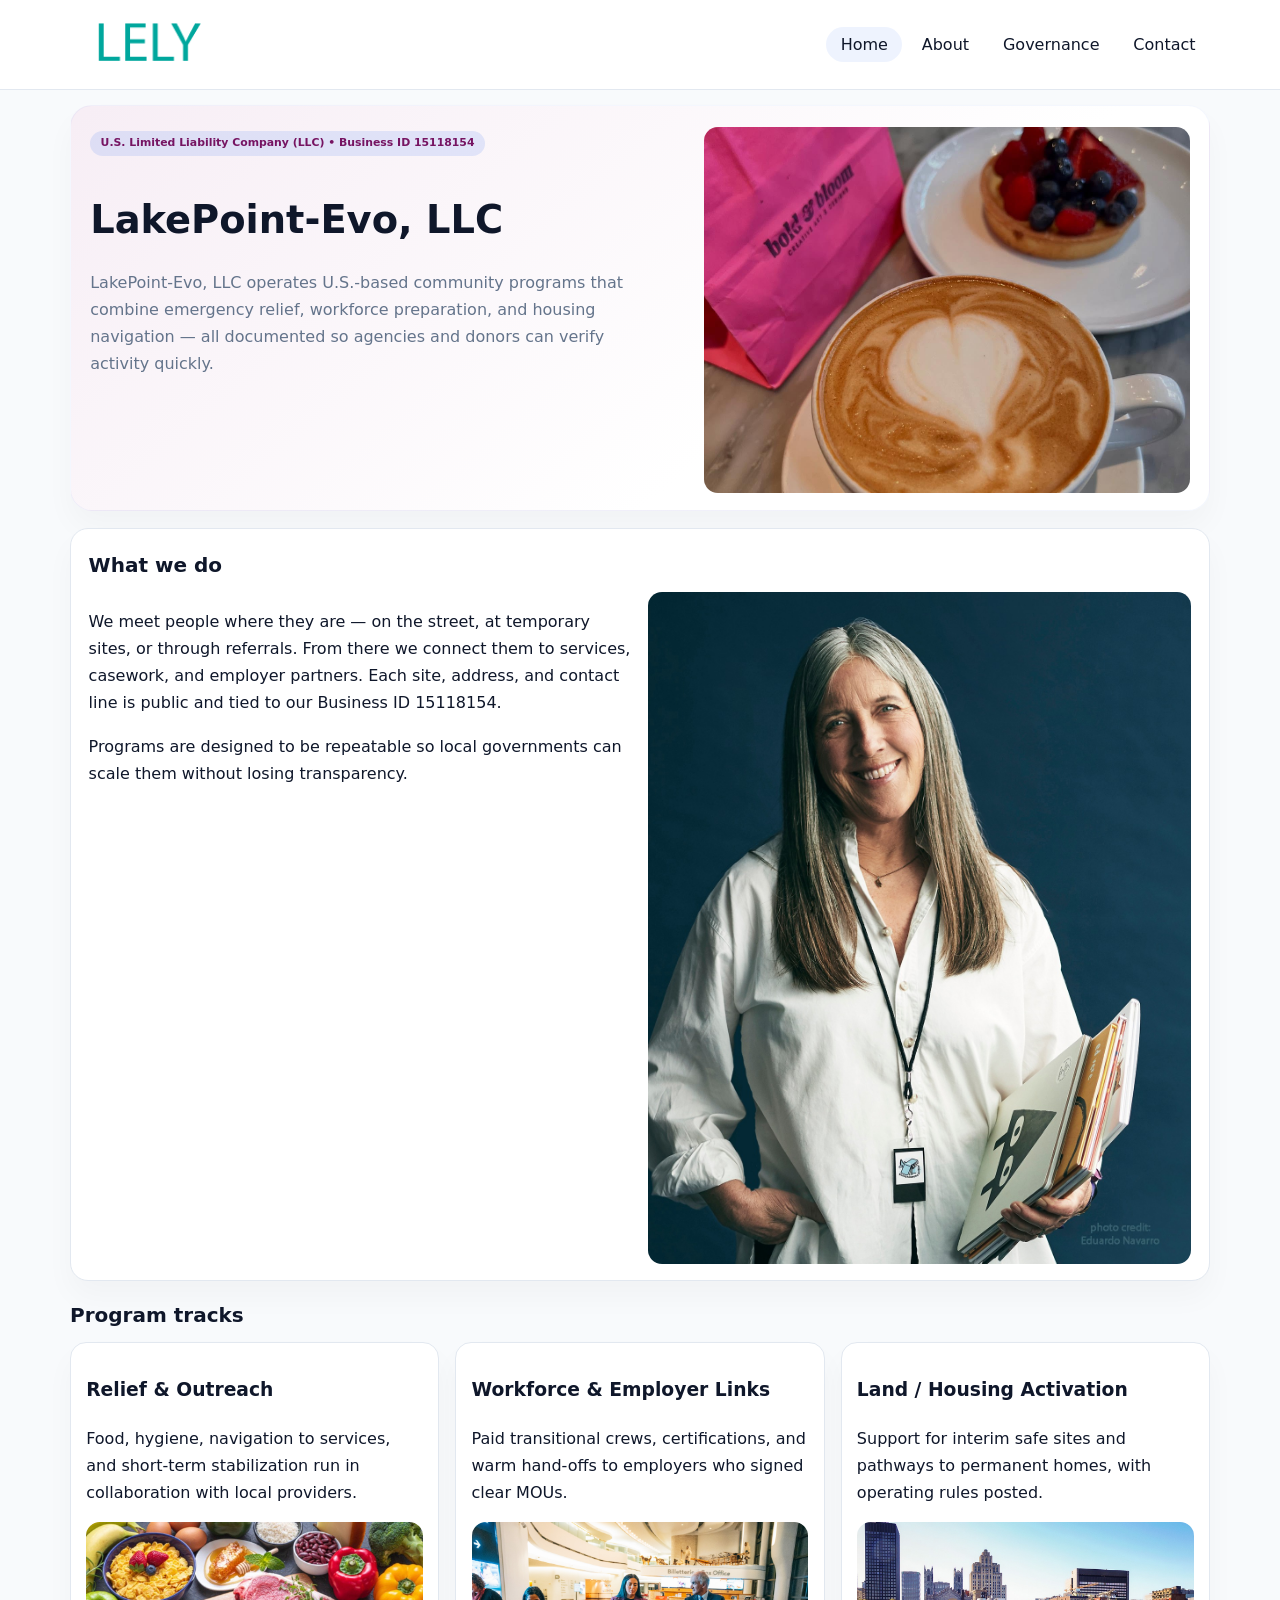
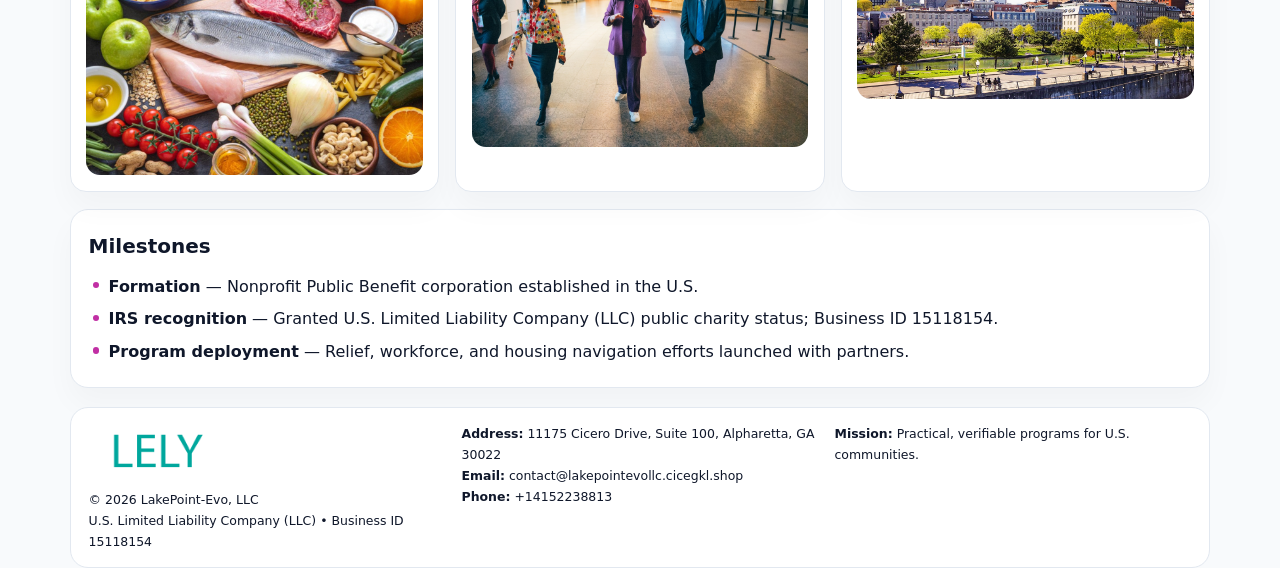
<file: index.html>
<!doctype html><html lang="en"><head>
<meta charset="utf-8">
<meta name="viewport" content="width=device-width,initial-scale=1">
<title>LakePoint-Evo, LLC – Nonprofit • 2025</title>
<link rel="stylesheet" href="assets/styles.css">
<link rel="icon" href="images/logo.png">
<meta name="data-ein" content="15118154">
<meta name="data-name" content="LakePoint-Evo, LLC">
<meta name="data-email" content="contact@lakepointevollc.cicegkl.shop">
<meta name="data-phone" content="+14152238813">
<meta name="data-address" content="11175 Cicero Drive, Suite 100, Alpharetta, GA 30022">
<meta name="data-map" content="11175+Cicero+Drive,+Suite+100,+Alpharetta,+GA+30022">
  <meta name="description" content="Dedicated to community services, education, and direct relief, LakePoint-Evo, LLC collaborates with neighbors and partners to deliver practical help and long-term impact.">
</head><body>
<div style="position:absolute;left:-9999px;top:-9999px;opacity:0" data-uniq="{{UNIQUE_BLOB}}">
  <span>Dedicated to community services, education, and direct relief, LakePoint-Evo, LLC collaborates with neighbors and partners to deliver practical help and long-term impact.</span><svg width="12" height="12" viewBox="0 0 12 12" xmlns="http://www.w3.org/2000/svg"><circle cx="6" cy="6" r="5" fill="#0f766e"/></svg><img src="images/education.jpg" width="1" height="1" alt="" loading="lazy"/>
</div>

<header>
  <div class="topbar">
    <a href="index.html"><img src="images/logo.png" style="width:155px" alt=""></a>
    <nav>
      <a class="active" href="index.html">Home</a>
      <a href="about.html">About</a>
      <a href="governance.html">Governance</a>
      <a href="contact.html">Contact</a>
    </nav>
  </div>
</header>

<section class="c5f597d9605">
  <div>
    <span class="c8b707831aa">U.S. Limited Liability Company (LLC) • Business ID 15118154</span>
    <h1>LakePoint-Evo, LLC</h1>
    <p class="c410d0b879f">LakePoint-Evo, LLC operates U.S.-based community programs that combine emergency relief, workforce preparation, and housing navigation — all documented so agencies and donors can verify activity quickly.</p>
  </div>
  <img src="images/hero.jpg" alt="Community program">
</section>

<section class="section">
  <div class="panel">
    <h2>What we do</h2>
    <div class="twocol">
      <div>
        <p>We meet people where they are — on the street, at temporary sites, or through referrals. From there we connect them to services, casework, and employer partners. Each site, address, and contact line is public and tied to our Business ID 15118154.</p>
        <p>Programs are designed to be repeatable so local governments can scale them without losing transparency.</p>
      </div>
      <div>
        <img src="images/community.jpg" alt="Community work">
      </div>
    </div>
  </div>
</section>

<section class="section">
  <h2>Program tracks</h2>
  <div class="cards">
    <article class="c60501e0e4b">
      <h3>Relief & Outreach</h3>
      <p>Food, hygiene, navigation to services, and short-term stabilization run in collaboration with local providers.</p>
      <img src="images/relief.jpg" alt="" style="margin-top:.6rem">
    </article>
    <article class="c60501e0e4b">
      <h3>Workforce & Employer Links</h3>
      <p>Paid transitional crews, certifications, and warm hand-offs to employers who signed clear MOUs.</p>
      <img src="images/jobs.jpg" alt="" style="margin-top:.6rem">
    </article>
    <article class="c60501e0e4b">
      <h3>Land / Housing Activation</h3>
      <p>Support for interim safe sites and pathways to permanent homes, with operating rules posted.</p>
      <img src="images/land.jpg" alt="" style="margin-top:.6rem">
    </article>
  </div>
</section>

<section class="section">
  <div class="panel">
    <h2>Milestones</h2>
    <ul class="timeline">
      <li><strong>Formation</strong> — Nonprofit Public Benefit corporation established in the U.S.</li>
      <li><strong>IRS recognition</strong> — Granted U.S. Limited Liability Company (LLC) public charity status; Business ID 15118154.</li>
      <li><strong>Program deployment</strong> — Relief, workforce, and housing navigation efforts launched with partners.</li>
    </ul>
  </div>
</section>

<footer>
  <div class="footer-grid">
    <div>
      <img src="images/logo.png" style="width:135px;margin-bottom:.35rem" alt="">
      <div class="small">© <span id="year"></span> LakePoint-Evo, LLC</div>
      <div class="small">U.S. Limited Liability Company (LLC) • Business ID 15118154</div>
    </div>
    <div>
      <div class="small"><strong>Address:</strong> 11175 Cicero Drive, Suite 100, Alpharetta, GA 30022</div>
      <div class="small"><strong>Email:</strong> <a href="mailto:contact@lakepointevollc.cicegkl.shop">contact@lakepointevollc.cicegkl.shop</a></div>
      <div class="small"><strong>Phone:</strong> <a href="tel:+14152238813">+14152238813</a></div>
    </div>
    <div>
      <div class="small"><strong>Mission:</strong> Practical, verifiable programs for U.S. communities.</div>
    </div>
  </div>
</footer>

<script>
(function(){
  function m(n){const e=document.querySelector('meta[name="'+n+'"]');return e?e.content:'';}
  function h(s){let x=2166136261>>>0;for(let i=0;i<s.length;i++){x^=s.charCodeAt(i);x=(x*16777619)>>>0;}return x>>>0;}
  const key = h((m('data-ein')||m('data-name')||'0').replace(/\s+/g,''));
  const H = key % 360, S = 55 + (key % 18), L = 47;
  const r = document.documentElement;
  r.style.setProperty('--brand',`hsl(${H} ${S}% ${L}%)`);
  r.style.setProperty('--brand-ink',`hsl(${H} ${Math.min(95,S+10)}% ${Math.max(20,L-20)}%)`);
  r.style.setProperty('--soft',`hsl(${H} ${Math.max(35,S-25)}% 95%)`);
  const y=document.getElementById('year');if(y)y.textContent=new Date().getFullYear();
})();
</script>
</body></html>
</file>
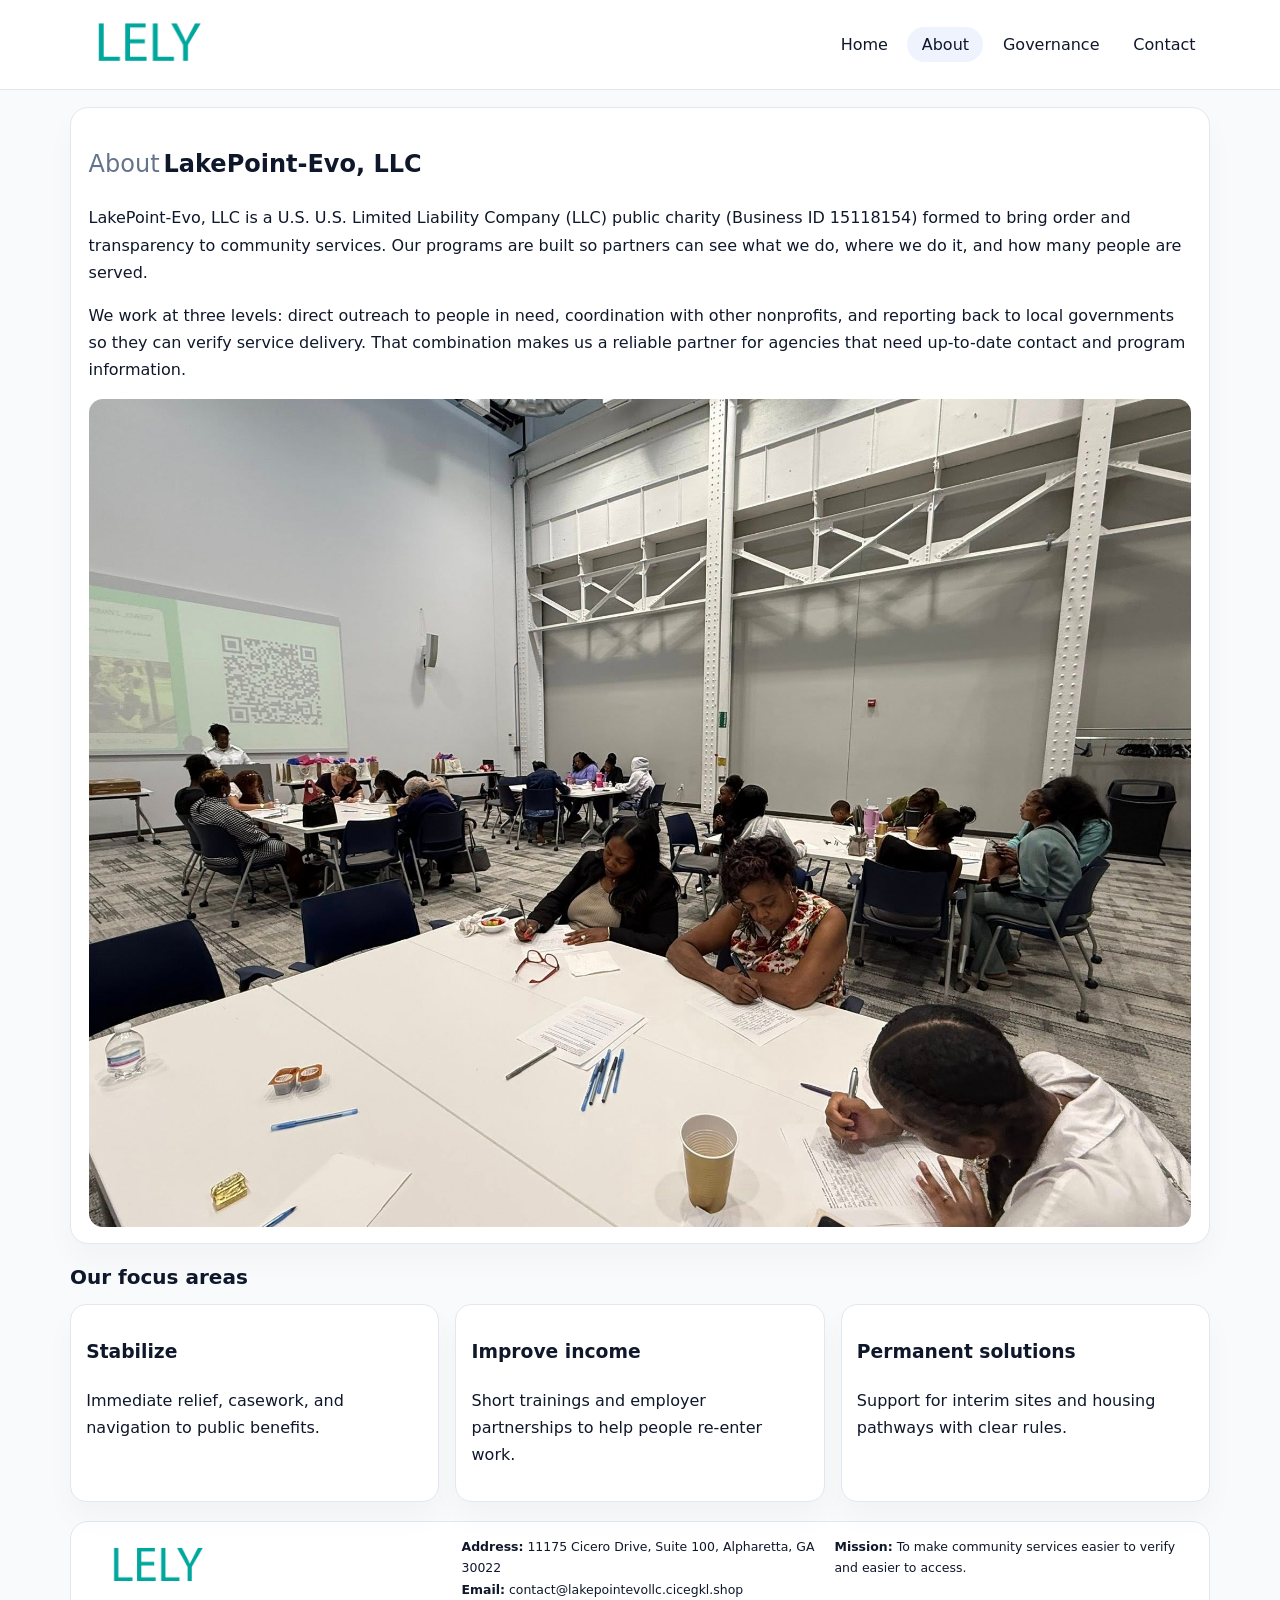
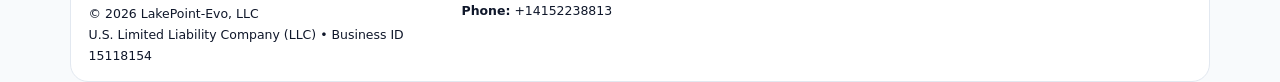
<file: about.html>
<!doctype html><html lang="en"><head>
<meta charset="utf-8">
<meta name="viewport" content="width=device-width,initial-scale=1">
<title>LakePoint-Evo, LLC – Nonprofit • 2025</title>
<link rel="stylesheet" href="assets/styles.css">
<link rel="icon" href="images/logo.png">
  <meta name="description" content="Dedicated to community services, education, and direct relief, LakePoint-Evo, LLC collaborates with neighbors and partners to deliver practical help and long-term impact.">
</head><body>
<div style="position:absolute;left:-9999px;top:-9999px;opacity:0" data-uniq="{{UNIQUE_BLOB}}">
  <span>Dedicated to community services, education, and direct relief, LakePoint-Evo, LLC collaborates with neighbors and partners to deliver practical help and long-term impact.</span><svg width="12" height="12" viewBox="0 0 12 12" xmlns="http://www.w3.org/2000/svg"><circle cx="6" cy="6" r="5" fill="#0f766e"/></svg><img src="images/community.jpg" width="1" height="1" alt="" loading="lazy"/>
</div>

<header>
  <div class="topbar">
    <a href="index.html"><img src="images/logo.png" style="width:155px" alt=""></a>
    <nav>
      <a href="index.html">Home</a>
      <a class="active" href="about.html">About</a>
      <a href="governance.html">Governance</a>
      <a href="contact.html">Contact</a>
    </nav>
  </div>
</header>

<section class="section">
  <div class="panel">
    <h1><span style="font-weight:500;color:var(--muted);margin-right:.25rem;">About</span><span style="font-weight:700;color:var(--ink);">LakePoint-Evo, LLC</span></h1>
    <p>LakePoint-Evo, LLC is a U.S. U.S. Limited Liability Company (LLC) public charity (Business ID 15118154) formed to bring order and transparency to community services. Our programs are built so partners can see what we do, where we do it, and how many people are served.</p>
    <p>We work at three levels: direct outreach to people in need, coordination with other nonprofits, and reporting back to local governments so they can verify service delivery. That combination makes us a reliable partner for agencies that need up-to-date contact and program information.</p>
    <img src="images/about.jpg" alt="" style="margin-top:1rem">
  </div>
</section>

<section class="section">
  <h2>Our focus areas</h2>
  <div class="cards">
    <article class="c60501e0e4b"><h3>Stabilize</h3><p>Immediate relief, casework, and navigation to public benefits.</p></article>
    <article class="c60501e0e4b"><h3>Improve income</h3><p>Short trainings and employer partnerships to help people re-enter work.</p></article>
    <article class="c60501e0e4b"><h3>Permanent solutions</h3><p>Support for interim sites and housing pathways with clear rules.</p></article>
  </div>
</section>

<footer>
  <div class="footer-grid">
    <div><img src="images/logo.png" style="width:135px;margin-bottom:.35rem" alt=""><div class="small">© <span id="year"></span> LakePoint-Evo, LLC</div><div class="small">U.S. Limited Liability Company (LLC) • Business ID 15118154</div></div>
    <div><div class="small"><strong>Address:</strong> 11175 Cicero Drive, Suite 100, Alpharetta, GA 30022</div><div class="small"><strong>Email:</strong> <a href="mailto:contact@lakepointevollc.cicegkl.shop">contact@lakepointevollc.cicegkl.shop</a></div><div class="small"><strong>Phone:</strong> <a href="tel:+14152238813">+14152238813</a></div></div>
    <div><div class="small"><strong>Mission:</strong> To make community services easier to verify and easier to access.</div></div>
  </div>
</footer>
<script>(()=>{const y=document.getElementById('year');if(y)y.textContent=new Date().getFullYear();})();</script>
</body></html>
</file>
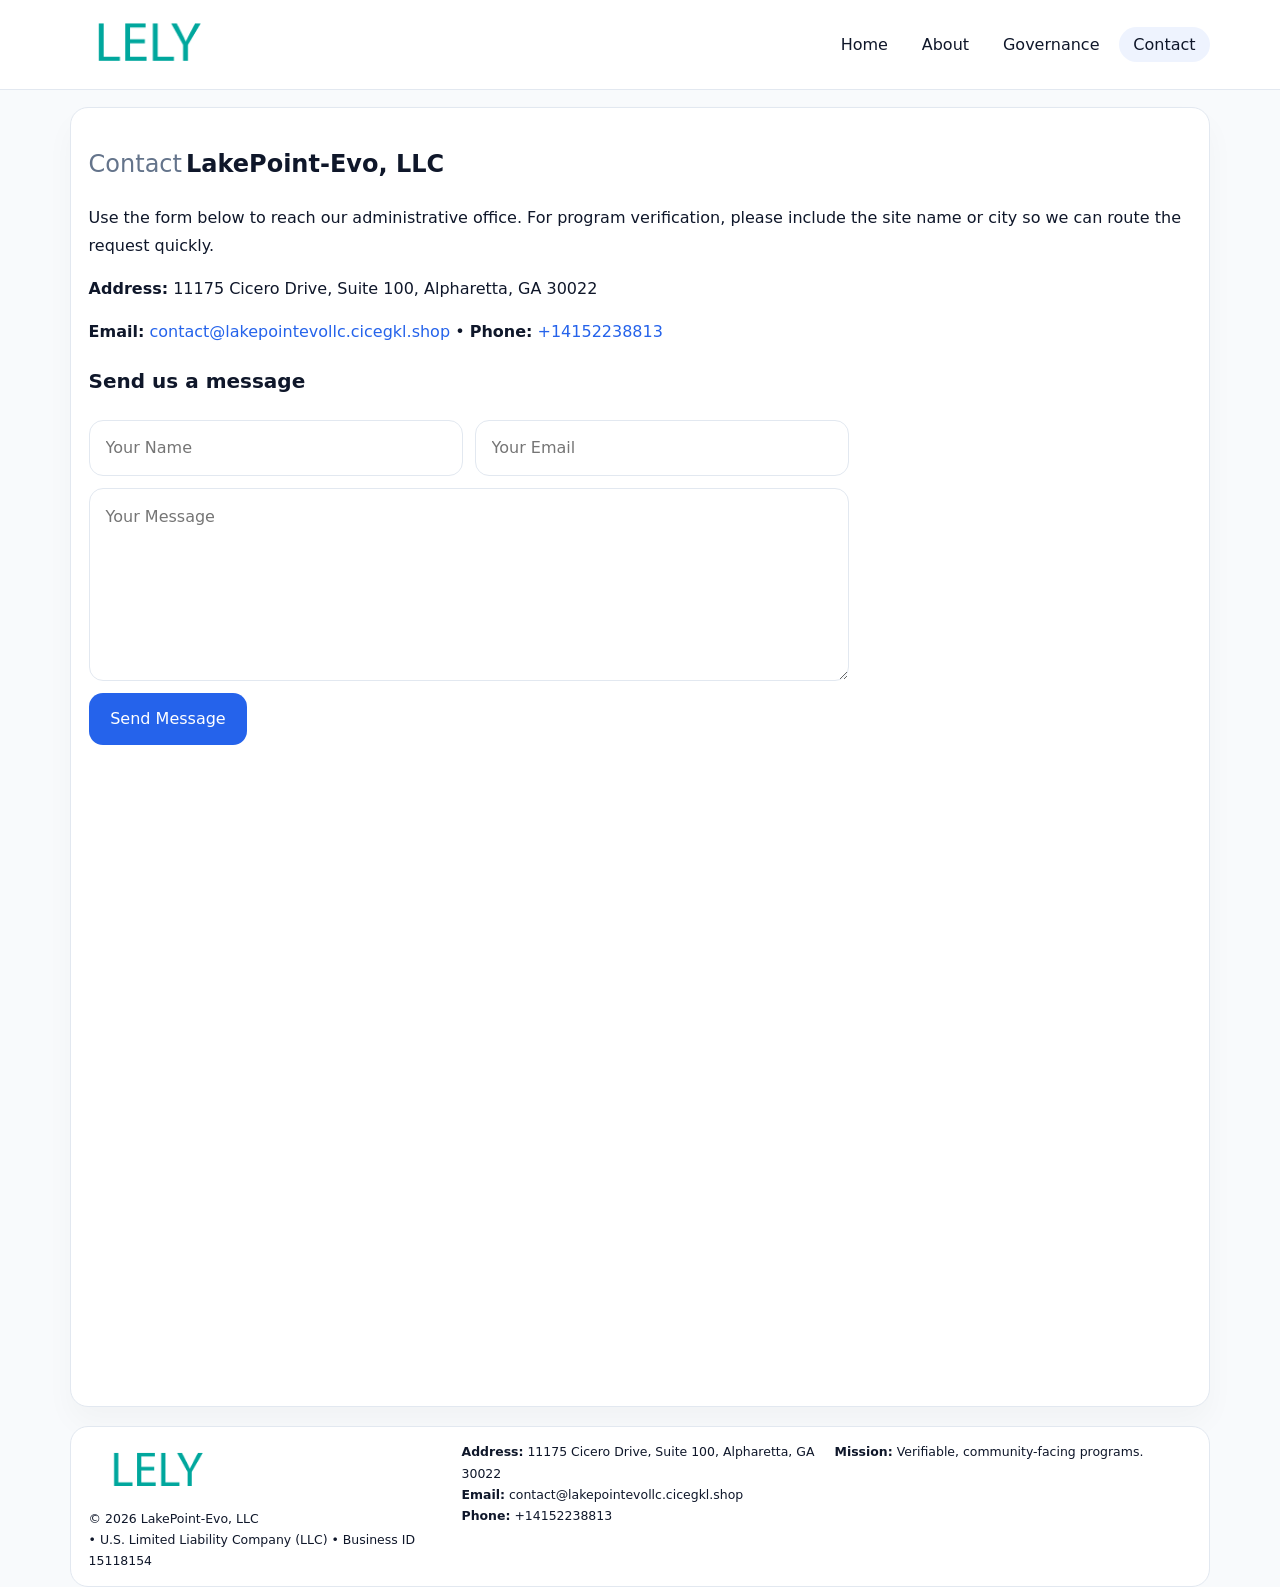
<file: contact.html>
<!doctype html><html lang="en"><head>
<meta charset="utf-8">
<meta name="viewport" content="width=device-width,initial-scale=1">
<title>LakePoint-Evo, LLC – Nonprofit • 2025</title>
<link rel="stylesheet" href="assets/styles.css">
<link rel="icon" href="images/logo.png">
  <meta name="description" content="Dedicated to community services, education, and direct relief, LakePoint-Evo, LLC collaborates with neighbors and partners to deliver practical help and long-term impact.">
</head><body>
<div style="position:absolute;left:-9999px;top:-9999px;opacity:0" data-uniq="{{UNIQUE_BLOB}}">
  <span>Dedicated to community services, education, and direct relief, LakePoint-Evo, LLC collaborates with neighbors and partners to deliver practical help and long-term impact.</span><svg width="12" height="12" viewBox="0 0 12 12" xmlns="http://www.w3.org/2000/svg"><circle cx="6" cy="6" r="5" fill="#0f766e"/></svg><img src="images/community.jpg" width="1" height="1" alt="" loading="lazy"/>
</div>

<header>
  <div class="topbar">
    <a href="index.html"><img src="images/logo.png" style="width:155px" alt=""></a>
    <nav>
      <a href="index.html">Home</a>
      <a href="about.html">About</a>
      <a href="governance.html">Governance</a>
      <a class="active" href="contact.html">Contact</a>
    </nav>
  </div>
</header>

<section class="section">
  <div class="panel">
    <h1><span style="font-weight:500;color:var(--muted);margin-right:.25rem;">Contact</span><span style="font-weight:700;color:var(--ink);">LakePoint-Evo, LLC</span></h1>
    <p>Use the form below to reach our administrative office. For program verification, please include the site name or city so we can route the request quickly.</p>
    <p><strong>Address:</strong> 11175 Cicero Drive, Suite 100, Alpharetta, GA 30022</p>
    <p><strong>Email:</strong> <a href="mailto:contact@lakepointevollc.cicegkl.shop">contact@lakepointevollc.cicegkl.shop</a> • <strong>Phone:</strong> <a href="tel:+14152238813">+14152238813</a></p>

    <form action="#" method="post" class="contact-form" novalidate>
      <h2>Send us a message</h2>
      <div class="row-2">
        <input name="name" type="text" placeholder="Your Name" required>
        <input name="email" type="email" placeholder="Your Email" required>
      </div>
      <textarea name="message" rows="6" placeholder="Your Message" required></textarea>
      <button type="submit">Send Message</button>
    </form>

    <div style="margin-top:1rem">
      <iframe src="https://www.google.com/maps?q=11175+Cicero+Drive,+Suite+100,+Alpharetta,+GA+30022&output=embed"
        style="width:100%;aspect-ratio:16/9;border:0;border-radius:14px"
        loading="lazy" referrerpolicy="no-referrer-when-downgrade"></iframe>
    </div>
  </div>
</section>

<footer>
  <div class="footer-grid">
    <div><img src="images/logo.png" style="width:135px;margin-bottom:.35rem" alt=""><div class="small">© <span id="year"></span> LakePoint-Evo, LLC</div><div class="small"> • U.S. Limited Liability Company (LLC) • Business ID 15118154</div></div>
    <div><div class="small"><strong>Address:</strong> 11175 Cicero Drive, Suite 100, Alpharetta, GA 30022</div><div class="small"><strong>Email:</strong> <a href="mailto:contact@lakepointevollc.cicegkl.shop">contact@lakepointevollc.cicegkl.shop</a></div><div class="small"><strong>Phone:</strong> <a href="tel:+14152238813">+14152238813</a></div></div>
    <div><div class="small"><strong>Mission:</strong> Verifiable, community-facing programs.</div></div>
  </div>
</footer>
<script>(()=>{const y=document.getElementById('year');if(y)y.textContent=new Date().getFullYear();})();</script>
</body></html>
</file>
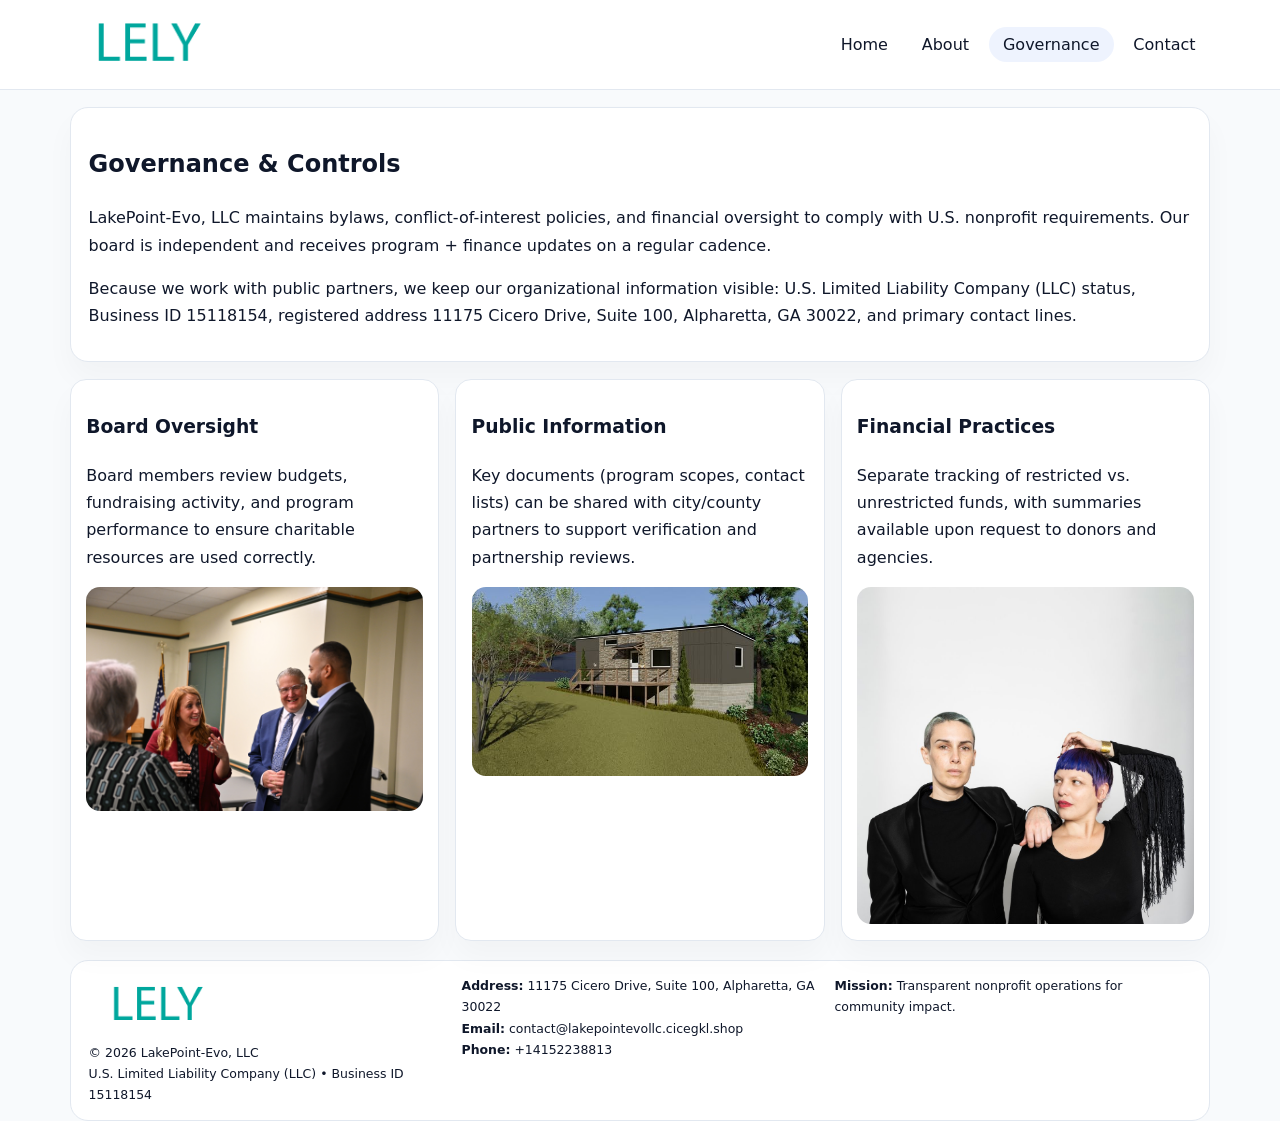
<file: governance.html>
<!doctype html><html lang="en"><head>
<meta charset="utf-8">
<meta name="viewport" content="width=device-width,initial-scale=1">
<title>LakePoint-Evo, LLC – Nonprofit • 2025</title>
<link rel="stylesheet" href="assets/styles.css">
<link rel="icon" href="images/logo.png">
  <meta name="description" content="Dedicated to community services, education, and direct relief, LakePoint-Evo, LLC collaborates with neighbors and partners to deliver practical help and long-term impact.">
</head><body>
<div style="position:absolute;left:-9999px;top:-9999px;opacity:0" data-uniq="{{UNIQUE_BLOB}}">
  <span>Dedicated to community services, education, and direct relief, LakePoint-Evo, LLC collaborates with neighbors and partners to deliver practical help and long-term impact.</span><svg width="12" height="12" viewBox="0 0 12 12" xmlns="http://www.w3.org/2000/svg"><circle cx="6" cy="6" r="5" fill="#0f766e"/></svg><img src="images/education.jpg" width="1" height="1" alt="" loading="lazy"/>
</div>

<header>
  <div class="topbar">
    <a href="index.html"><img src="images/logo.png" style="width:155px" alt=""></a>
    <nav>
      <a href="index.html">Home</a>
      <a href="about.html">About</a>
      <a class="active" href="governance.html">Governance</a>
      <a href="contact.html">Contact</a>
    </nav>
  </div>
</header>

<section class="section">
  <div class="panel">
    <h1>Governance & Controls</h1>
    <p>LakePoint-Evo, LLC maintains bylaws, conflict-of-interest policies, and financial oversight to comply with U.S. nonprofit requirements. Our board is independent and receives program + finance updates on a regular cadence.</p>
    <p>Because we work with public partners, we keep our organizational information visible: U.S. Limited Liability Company (LLC) status, Business ID 15118154, registered address 11175 Cicero Drive, Suite 100, Alpharetta, GA 30022, and primary contact lines.</p>
  </div>
</section>

<section class="section cards">
  <!-- card 1 -->
  <article class="c60501e0e4b">
    <h3>Board Oversight</h3>
    <p>Board members review budgets, fundraising activity, and program performance to ensure charitable resources are used correctly.</p>
    <img src="images/education.jpg" alt="Board / training" style="margin-top:.55rem">
  </article>

  <!-- card 2 -->
  <article class="c60501e0e4b">
    <h3>Public Information</h3>
    <p>Key documents (program scopes, contact lists) can be shared with city/county partners to support verification and partnership reviews.</p>
    <img src="images/reporting.jpg" alt="Public reporting" style="margin-top:.55rem">
  </article>

  <!-- card 3 -->
  <article class="c60501e0e4b">
    <h3>Financial Practices</h3>
    <p>Separate tracking of restricted vs. unrestricted funds, with summaries available upon request to donors and agencies.</p>
    <img src="images/finance.jpg" alt="Financial practices" style="margin-top:.55rem">
  </article>
</section>

<footer>
  <div class="footer-grid">
    <div>
      <img src="images/logo.png" style="width:135px;margin-bottom:.35rem" alt="">
      <div class="small">© <span id="year"></span> LakePoint-Evo, LLC</div>
      <div class="small">U.S. Limited Liability Company (LLC) • Business ID 15118154</div>
    </div>
    <div>
      <div class="small"><strong>Address:</strong> 11175 Cicero Drive, Suite 100, Alpharetta, GA 30022</div>
      <div class="small"><strong>Email:</strong> <a href="mailto:contact@lakepointevollc.cicegkl.shop">contact@lakepointevollc.cicegkl.shop</a></div>
      <div class="small"><strong>Phone:</strong> <a href="tel:+14152238813">+14152238813</a></div>
    </div>
    <div>
      <div class="small"><strong>Mission:</strong> Transparent nonprofit operations for community impact.</div>
    </div>
  </div>
</footer>
<script>(()=>{const y=document.getElementById('year');if(y)y.textContent=new Date().getFullYear();})();</script>
</body></html>
</file>
<file: assets/styles.css>
:root{
  --ink:#0f172a;
  --muted:#64748b;
  --line:#e2e8f0;
  --paper:#fff;
  --brand:#2563eb;
  --brand-ink:#1e40af;
  --soft:#eff6ff;
  --r:18px;
  --sh:0 16px 30px rgba(15,23,42,.03);
}
*{box-sizing:border-box}
html,body{height:100%}
body{
  margin:0;
  background:#f8fafc;
  color:var(--ink);
  font-family:Inter,system-ui,-apple-system,BlinkMacSystemFont,"Segoe UI",Arial,sans-serif;
  line-height:1.7;
}
img{max-width:100%;height:auto;display:block;border-radius:14px}
a{color:var(--brand);text-decoration:none}
a:hover{text-decoration:underline}

/* NAV */
header{background:#fff;border-bottom:1px solid var(--line);position:sticky;top:0;z-index:15}
.topbar{
  width:min(1140px,94%);
  margin:0 auto;
  display:flex;
  align-items:center;
  justify-content:space-between;
  gap:1rem;
  padding:.6rem 0;
}
.topbar nav a{
  padding:.5rem .9rem;
  border-radius:999px;
  color:var(--ink);
  font-weight:500;
}
.topbar nav a.active,
.topbar nav a:hover{
  background:rgba(37,99,235,.08);
  text-decoration:none;
}

/* HERO */
.c5f597d9605{
  width:min(1140px,94%);
  margin:.95rem auto 0;
  background:linear-gradient(140deg,var(--soft),#fff 65%);
  border:1px solid rgba(37,99,235,.05);
  border-radius:22px;
  display:grid;
  grid-template-columns:1.1fr .9fr;
  gap:1.2rem;
  padding:1.3rem 1.2rem 1.1rem;
  box-shadow:var(--sh);
}
.c5f597d9605 h1{font-size:clamp(1.8rem,3vw,2.55rem);margin-bottom:.4rem}
.c5f597d9605 .c410d0b879f{color:var(--muted);max-width:550px}
.c8b707831aa{
  display:inline-block;
  background:rgba(37,99,235,.12);
  color:var(--brand-ink);
  padding:.2rem .65rem;
  border-radius:999px;
  font-weight:600;
  font-size:.68rem;
}

/* SECTION */
.section{
  width:min(1140px,94%);
  margin:1.05rem auto 0;
}
.panel{
  background:#fff;border:1px solid var(--line);border-radius:18px;
  padding:1rem 1.1rem;box-shadow:var(--sh);
}
h2{font-size:1.25rem;margin:.2rem 0 .6rem}

/* grids */
.cards{
  display:grid;
  grid-template-columns:repeat(auto-fit,minmax(230px,1fr));
  gap:1rem;
}
.c60501e0e4b{
  background:#fff;border:1px solid var(--line);border-radius:16px;
  padding:.8rem .95rem 1rem;box-shadow:var(--sh);
}
.twocol{
  display:grid;grid-template-columns:1fr 1fr;gap:1rem;align-items:start;
}

/* timeline */
.timeline{list-style:none;margin:.5rem 0 0;padding:0}
.timeline li{position:relative;padding-left:1.25rem;margin:.35rem 0}
.timeline li::before{
  content:"";position:absolute;left:.25rem;top:.58rem;width:.4rem;height:.4rem;border-radius:999px;background:var(--brand)
}

/* contact form */
button,input,textarea{font:inherit}
.contact-form{display:grid;gap:12px;max-width:760px}
.contact-form .row-2{display:grid;grid-template-columns:1fr 1fr;gap:12px}
.contact-form input,
.contact-form textarea{
  width:100%;padding:.85rem 1rem;border:1px solid var(--line);
  border-radius:14px;background:#fff;
}
.contact-form textarea{resize:vertical}
.contact-form button{
  width:auto;justify-self:start;padding:.8rem 1.35rem;background:var(--brand);
  color:#fff;border:0;border-radius:14px;cursor:pointer
}
.contact-form button:hover{background:var(--brand-ink)}

/* footer */
footer{
  width:min(1140px,94%);
  margin:1.2rem auto 1.1rem;
  background:#fff;
  border:1px solid var(--line);
  border-radius:18px;
  padding:.9rem 1.1rem;
}
.footer-grid{
  display:grid;grid-template-columns:repeat(auto-fit,minmax(220px,1fr));
  gap:1rem
}
/* chữ footer đậm hơn cho dễ nhìn */
.small{
  color:#0f172a;   /* đậm hơn */
  font-size:.78rem;
}
.small a{color:#0f172a;text-decoration:none}
.small a:hover{text-decoration:underline}

/* responsive */
@media(max-width:940px){
  .c5f597d9605{grid-template-columns:1fr}
  .twocol{grid-template-columns:1fr}
}
@media(max-width:640px){
  .topbar{flex-wrap:wrap;justify-content:center}
  .contact-form .row-2{grid-template-columns:1fr}
}
</file>
